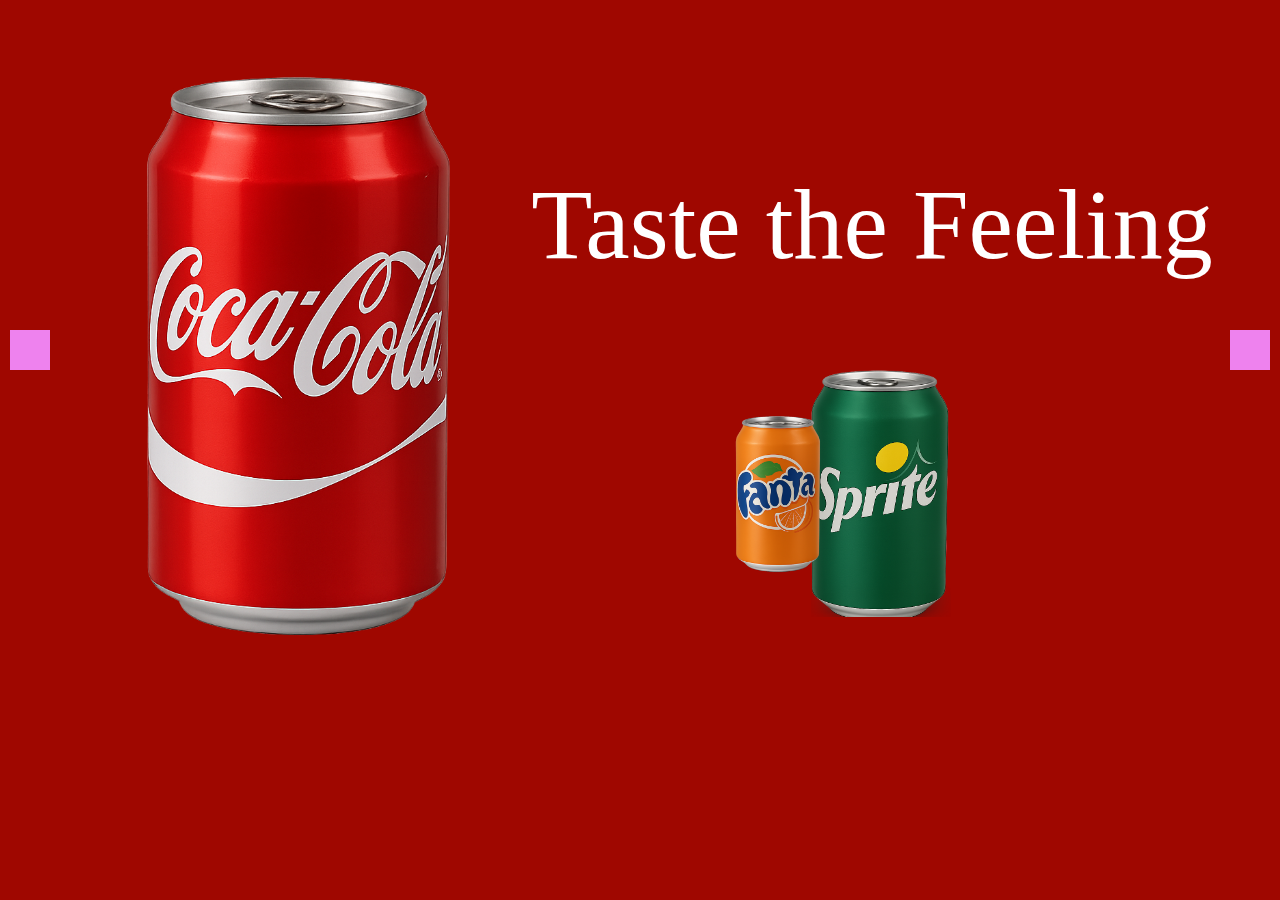
<file: cola.html>
<!DOCTYPE html>
<html>
<head>
    <title>Soft Drinks | Coca-Cola</title>
    <link rel="stylesheet" href="cola.css">
</head>

<body>
    <!--<a href="./index.html">
        <img src="./images/1.png" alt="coca">
    </a>-->
    <div class="content">
        <div class="selector">
            <a href="./fanta.html">
                <div class="arrow arrow_left"></div>
            </a>
            <div class="drinks">
                <div class="selected_drink">
                    <img src="./images/coca.png" alt="Coca-Cola">
                </div>
                <div class="other">
                    <div class="slogan">
                        Taste the Feeling
                    </div>
                    <div class="other_drinks">
                        <div class="drink first_drink">
                            <a href="./fanta.html">
                                <img src="./images/fanta.png" alt="Fanta">
                            </a>
                        </div>
                        <div class="drink">
                            <a href="./sprite.html">
                                <img src="./images/sprite.png" alt="Sprite">
                            </a>
                        </div>
                    </div>

                </div>
            </div>
            <a href="./sprite.html">
                <div class="arrow arrow_right"></div>
            </a>
        </div>
        <div class="info">

        </div>
    </div>
</body>
</html>
</file>
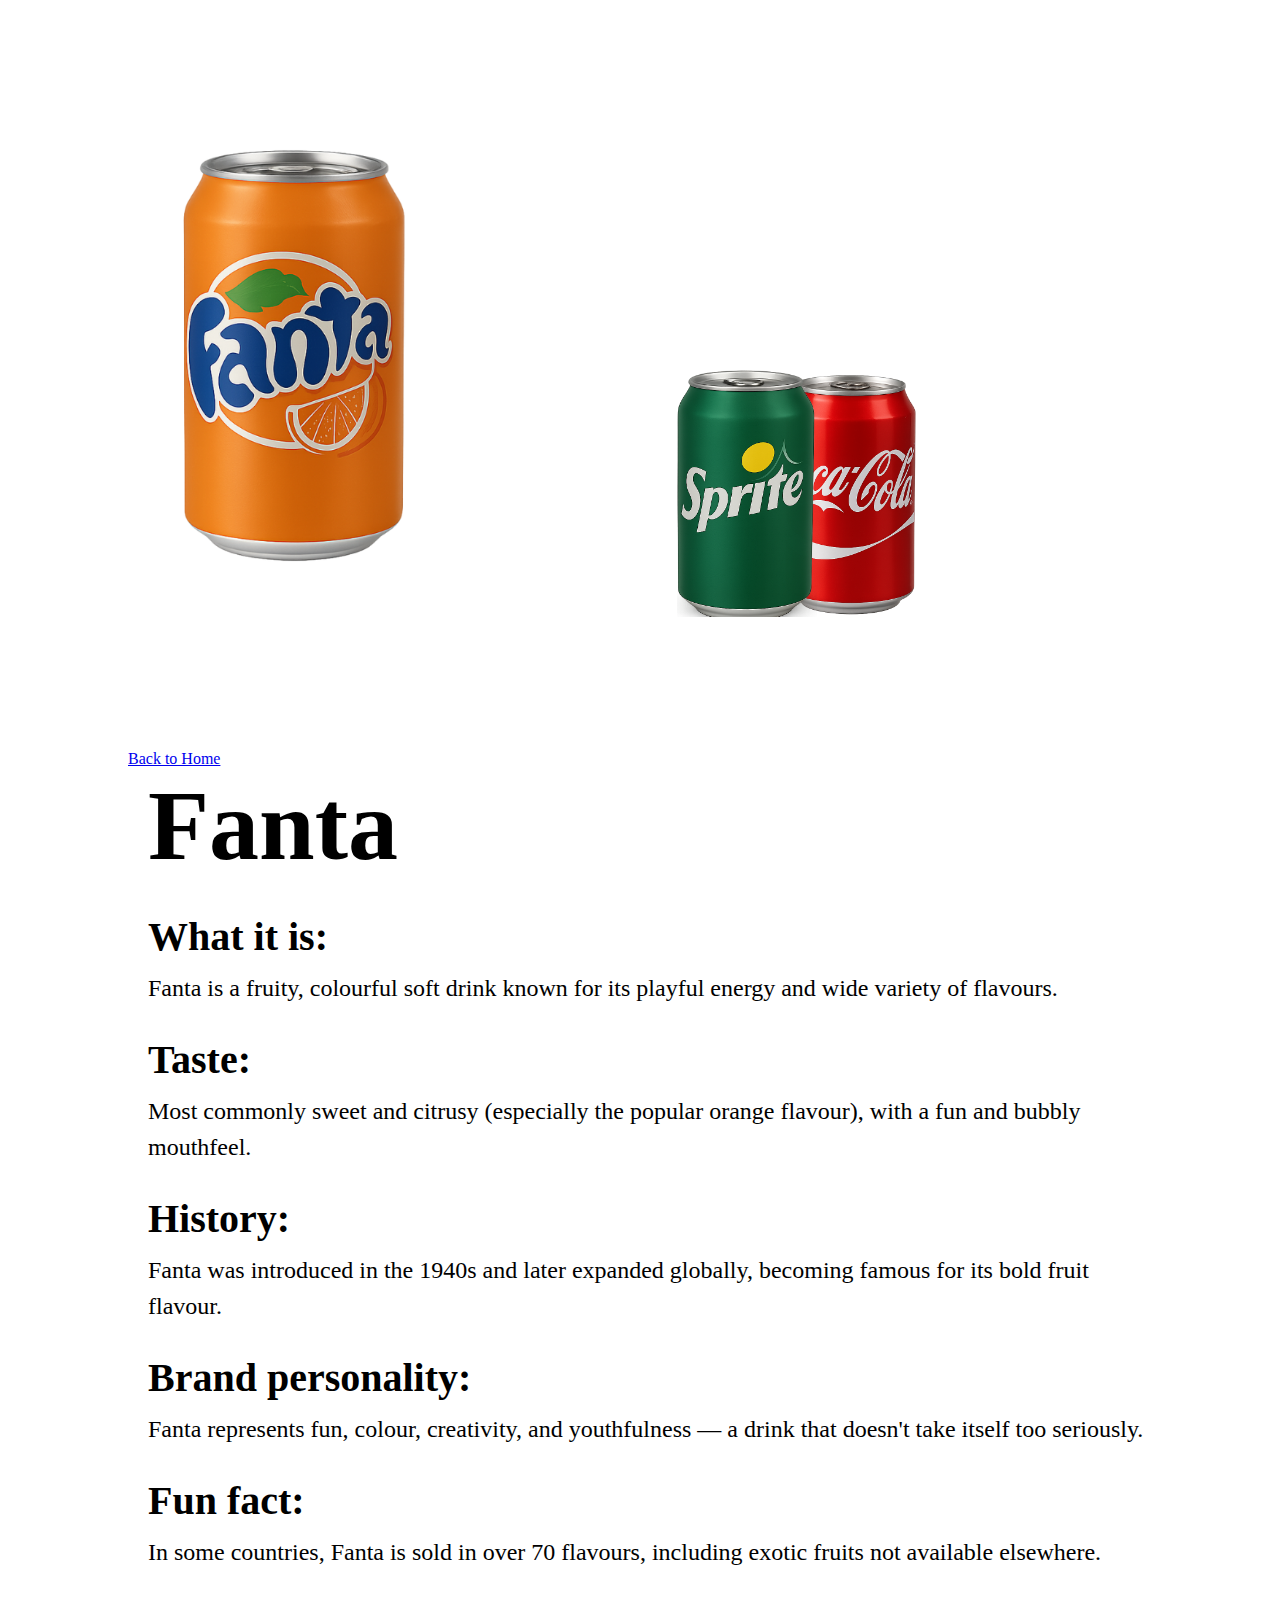
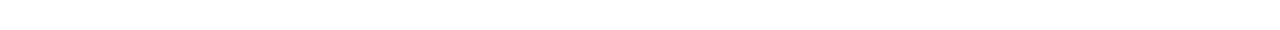
<file: fanta.html>
<!DOCTYPE html>
<html>
<head>
    <title>Soft Drinks | Fanta</title>
    <link rel="stylesheet" href="drinks.css">
</head>

<body class="orange">
    <div class="content">
        <div class="selector">
            <a href="./cola.html">
                <div class="arrow arrow_left"></div>
            </a>
            <div class="drinks">
                <div class="selected_drink">
                    <img src="./images/fanta.png" alt="Fanta">
                </div>
                <div class="other">
                    <div class="slogan">
                        Wanna Fanta?
                    </div>
                    <div class="other_drinks">
                        <div class="drink first_drink">
                            <a href="./sprite.html">
                                <img src="./images/sprite.png" alt="Sprite" draggable="false">
                            </a>
                        </div>
                        <div class="drink">
                            <a href="./cola.html">
                                <img src="./images/coca.png" alt="Coca-Cola" draggable="false">
                            </a>
                        </div>
                    </div>

                </div>
            </div>
            <a href="./sprite.html">
                <div class="arrow arrow_right"></div>
            </a>
        </div>
       <div class="info">
            <div class="back_home">
                <a href="./index.html">Back to Home</a>
            </div>
            <div class="description">
                <div class="description_text">
                    <div class="drink_name">
                        Fanta
                    </div>
                    <div class="description_title">What it is:</div>
                    <div class="description_paragraph">Fanta is a fruity, colourful soft drink known for its playful energy and wide variety of flavours.</div>
                    <div class="description_title">Taste:</div>
                    <div class="description_paragraph">Most commonly sweet and citrusy (especially the popular orange flavour), with a fun and bubbly mouthfeel.</div>
                    <div class="description_title">History:</div>
                    <div class="description_paragraph">Fanta was introduced in the 1940s and later expanded globally, becoming famous for its bold fruit flavour.</div>
                    <div class="description_title">Brand personality:</div>
                    <div class="description_paragraph">Fanta represents fun, colour, creativity, and youthfulness — a drink that doesn't take itself too seriously.</div>
                    <div class="description_title">Fun fact:</div>
                    <div class="description_paragraph">In some countries, Fanta is sold in over 70 flavours, including exotic fruits not available elsewhere.</div>
                </div>
            </div>
        </div>
    </div>
</body>
</html>
</file>
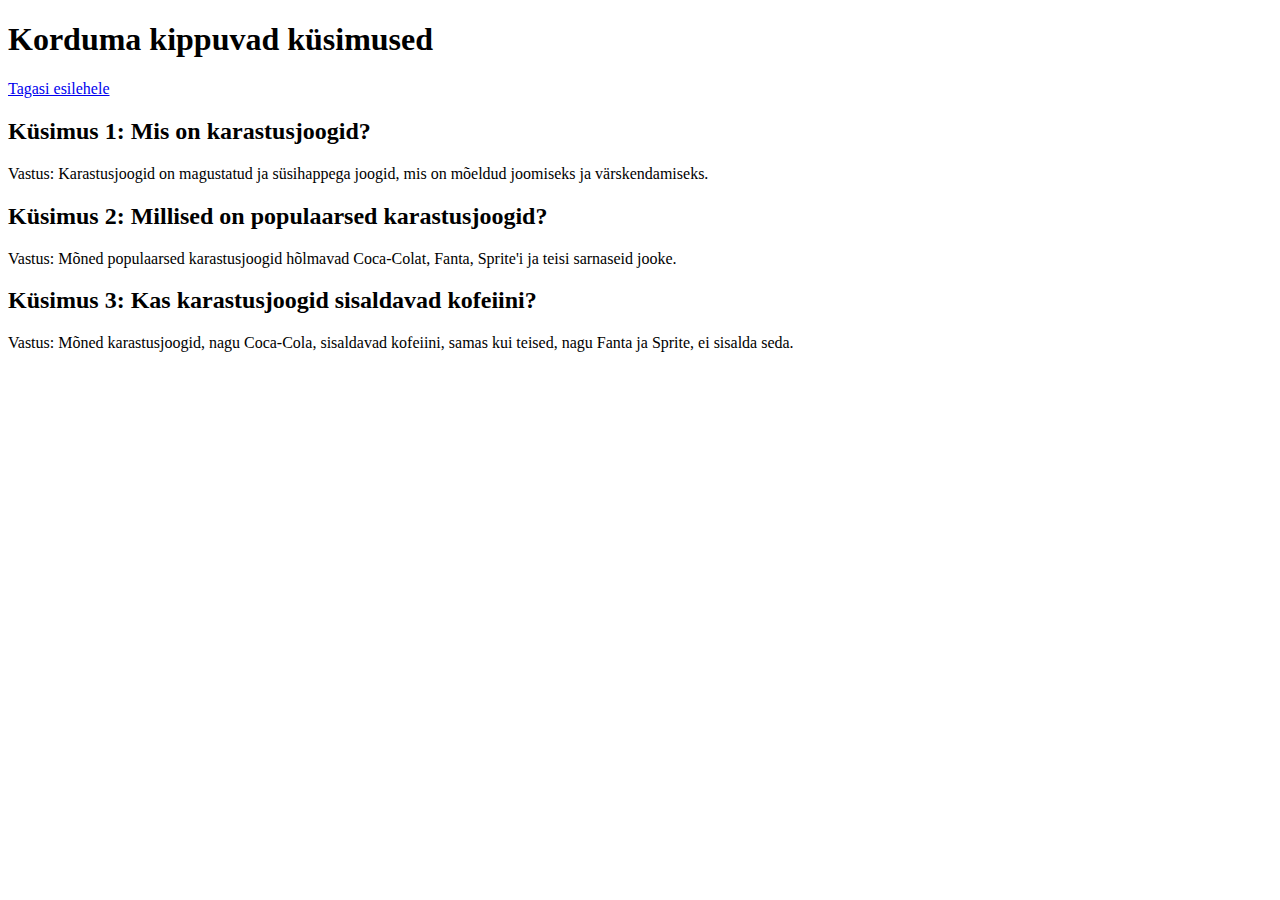
<file: faq.html>
<!DOCTYPE html>
<html>
<head>
    <title>FAQ</title>
</head>
<body>
    <h1>Korduma kippuvad küsimused</h1>
    <a href="index.html">Tagasi esilehele</a>
    <div>
        <h2>Küsimus 1: Mis on karastusjoogid?</h2>
        <p>Vastus: Karastusjoogid on magustatud ja süsihappega joogid, mis on mõeldud joomiseks ja värskendamiseks.</p>

        <h2>Küsimus 2: Millised on populaarsed karastusjoogid?</h2>
        <p>Vastus: Mõned populaarsed karastusjoogid hõlmavad Coca-Colat, Fanta, Sprite'i ja teisi sarnaseid jooke.</p>

        <h2>Küsimus 3: Kas karastusjoogid sisaldavad kofeiini?</h2>
        <p>Vastus: Mõned karastusjoogid, nagu Coca-Cola, sisaldavad kofeiini, samas kui teised, nagu Fanta ja Sprite, ei sisalda seda.</p>
    </div>
</body>
</html>
</file>
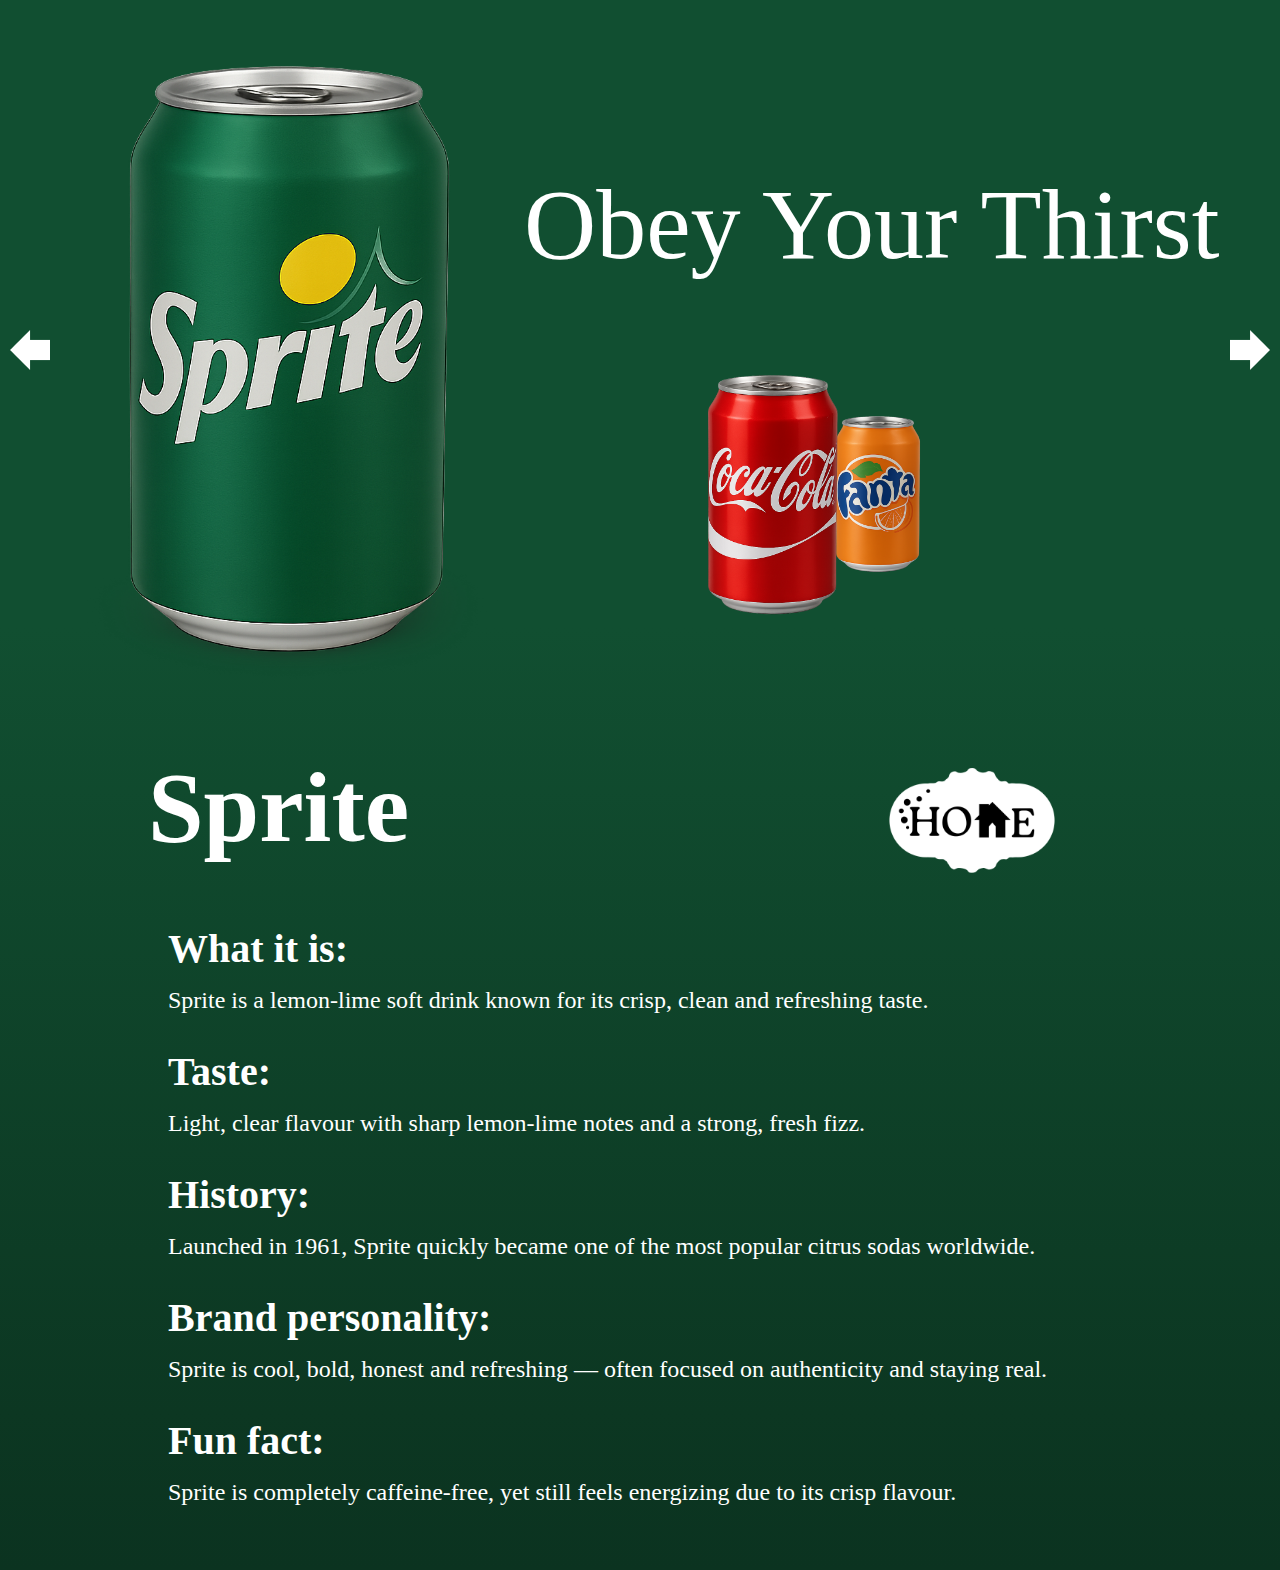
<file: sprite.html>
<!DOCTYPE html>
<html lang="en">
<head>
    <title>Soft Drinks | Sprite</title>
    <link rel="stylesheet" href="drinks.css">
</head>

<body class="green_dark">
    <div class="content green_gradient">
        <div class="selector">
            <a href="./fanta.html">
                <div class="arrow arrow_left">
                    <img src="./images/left.png" alt="Left Arrow" draggable="false">
                </div>
            </a>
            <div class="drinks">
                <div class="selected_drink">
                    <img src="./images/sprite.png" alt="Sprite" draggable="false">
                </div>
                <div class="other">
                    <div class="slogan">
                        Obey Your Thirst
                    </div>
                    <div class="other_drinks">
                        <div class="drink first_drink">
                            <a href="./cola.html">
                                <img src="./images/coca.png" alt="Coca-Cola" draggable="false">
                            </a>
                        </div>
                        <div class="drink">
                            <a href="./fanta.html">
                                <img src="./images/fanta.png" alt="Fanta" draggable="false">
                            </a>
                        </div>
                    </div>
                </div>
            </div>
            <a href="./cola.html">
                <div class="arrow arrow_right">
                    <img src="./images/right.png" alt="Right Arrow" draggable="false">
                </div>
            </a>
        </div>
        <div class="info">
            <div class="description">
                <div class="description_block">
                    <div class="description_header">
                        <div class="drink_name">
                            Sprite
                        </div>
                        <div class="back_home">
                            <a href="./index.html">
                                <img src="./images/hb.png" alt="Home Button" draggable="false">
                            </a>
                        </div>
                    </div>
                    <div class="description_text">
                        <div class="description_title">What it is:</div>
                        <div class="description_paragraph">Sprite is a lemon-lime soft drink known for its crisp, clean and refreshing taste.</div>
                        <div class="description_title">Taste:</div>
                        <div class="description_paragraph">Light, clear flavour with sharp lemon-lime notes and a strong, fresh fizz.</div>
                        <div class="description_title">History:</div>
                        <div class="description_paragraph">Launched in 1961, Sprite quickly became one of the most popular citrus sodas worldwide.</div>
                        <div class="description_title">Brand personality:</div>
                        <div class="description_paragraph">Sprite is cool, bold, honest and refreshing — often focused on authenticity and staying real.</div>
                        <div class="description_title">Fun fact:</div>
                        <div class="description_paragraph">Sprite is completely caffeine-free, yet still feels energizing due to its crisp flavour.</div>
                    </div>
                </div>
            </div>
        </div>
    </div>
</body>
</html>
</file>
<file: cola.css>
body {
    margin: 0;

    background-color: /*blue*/ #9f0700;
}

img {
    width: 100%;
}

.selector {
    display: flex;

    justify-content: space-between;
    align-items: center;

    height: 700px;

    background-color: #9f0700;
}

.drinks {
    display: flex;

    height: 100%;
    width: fit-content;

    justify-content: center;
    align-items: center;

    /*background-color: orange;*/
}

.arrow {
    width: 40px;
    height: 40px;

    margin: 0 10px;

    background-color: violet;
}

.selected_drink {
    height: 100%;
    width: 40%;

    display: flex;
    justify-content: center;
    align-items: center;

    /*background-color: yellow;*/

    img {
        height: 100%;
        width: auto;
    }
}

.other {
    display: flex;
    flex-direction: column;

    justify-content: flex-end;

    height: 100%;

    margin-bottom: 10%;
    gap: 60px;

}

.slogan {
    font-size: 100px;
    color: white;

}

.other_drinks {
    margin-left: 20%;

}

.other_drinks .drink {
    display: inline-flex;

    justify-content: center;
    align-items: center;

    height: 300px;
}

.other_drinks .drink a {
    display: flex;

    justify-content: center;
    align-items: center;

    width: 140px;
    height: 250px;

    overflow: hidden;
}

.first_drink {
    transform: translateX(40px);
}

.other_drinks img {
    width: 300px;
    height: auto;
}
</file>
<file: drinks.css>
body {
    margin: 0;
}

.content {
    padding-bottom: 60px;
}

.red_gradient {
    background: #9F0700;
    background: linear-gradient(180deg, rgba(159, 7, 0, 1) 0%, rgba(159, 7, 0, 1) 40%, rgba(105, 5, 0, 1) 90%, rgba(97, 5, 0, 1) 100%);
    background-repeat: no-repeat;
}

.red_dark {
    background-color:  rgba(97, 5, 0, 1);
}

.orange_gradient {
    background: #CB6010;
    background: linear-gradient(180deg, rgba(203, 96, 16, 1) 0%, rgba(203, 96, 16, 1) 40%, rgba(153, 72, 12, 1) 90%, rgba(145, 69, 11, 1) 100%);
    background-repeat: no-repeat;
}

.orange_dark {
    background-color: rgba(145, 69, 11, 1);
}

.green_gradient {
    background: #114F31;
    background: linear-gradient(180deg, rgba(17, 79, 49, 1) 0%, rgba(17, 79, 49, 1) 40%, rgba(12, 55, 34, 1) 90%, rgba(11, 51, 32, 1) 100%);
    background-repeat: no-repeat;
}

.green_dark {
    background-color: rgba(11, 51, 32, 1);
}

img {
    width: 100%;
}

.selector {
    display: flex;

    justify-content: space-between;
    align-items: center;

    height: 700px;

    user-select: none;

}

.drinks {
    display: flex;

    height: 100%;
    width: fit-content;

    justify-content: flex-start;
    align-items: center;
}

.arrow {
    width: 40px;
    height: 40px;

    margin: 0 10px;
    cursor: pointer;

    transition: transform 0.1s;
}

.arrow:hover {
    transform: scale(1.2);
    transition: transform 0.2s;
}

.selected_drink {
    height: 100%;
    width: 40%;

    display: flex;
    justify-content: center;
    align-items: center;
}

.selected_drink img {
    height: 100%;
    width: auto;
}

.other {
    display: flex;
    flex-direction: column;

    justify-content: flex-end;

    height: 100%;

    margin-bottom: 10%;
    gap: 60px;

}

.slogan {
    font-size: 100px;
    color: white;
    font-family: "Roca Two", serif;
}

.other_drinks {
    margin-left: 20%;

}

.other_drinks .drink {
    display: inline-flex;

    justify-content: center;
    align-items: center;

    height: 300px;

}

.other_drinks .drink a {
    display: flex;

    justify-content: center;
    align-items: center;

    width: 140px;
    height: 250px;

    overflow: hidden;
}

.first_drink {
    transform: translateX(40px);
}

.other_drinks img {
    width: 300px;
    height: auto;
}


.info {
    margin-top: 50px;

    justify-self: center;

    width: 80vw;
    max-width: 2000px;
}

.back_home {
    margin-right: 80px;

    transition: transform 0.1s;
}

.back_home:hover {
    transform: scale(1.1);
    transition: transform 0.2s;
}

.back_home a img {
    width: 200px;
    height: auto;
}

.description_block {
    margin-left: 20px;

    color: white;
}

.description_header {
    display: flex;
    justify-content: space-between;
    align-items: center;
}

.drink_name {
    margin-bottom: 30px;

    font-size: 100px;
    font-weight: bold;
}

.description_text {
    margin-left: 20px;
}

.description_title {
    font-size: 40px;
    font-weight: bold;
    margin-top: 30px;
    margin-bottom: 10px;
}

.description_paragraph {
    font-size: 24px;
    line-height: 1.5;
}
</file>
